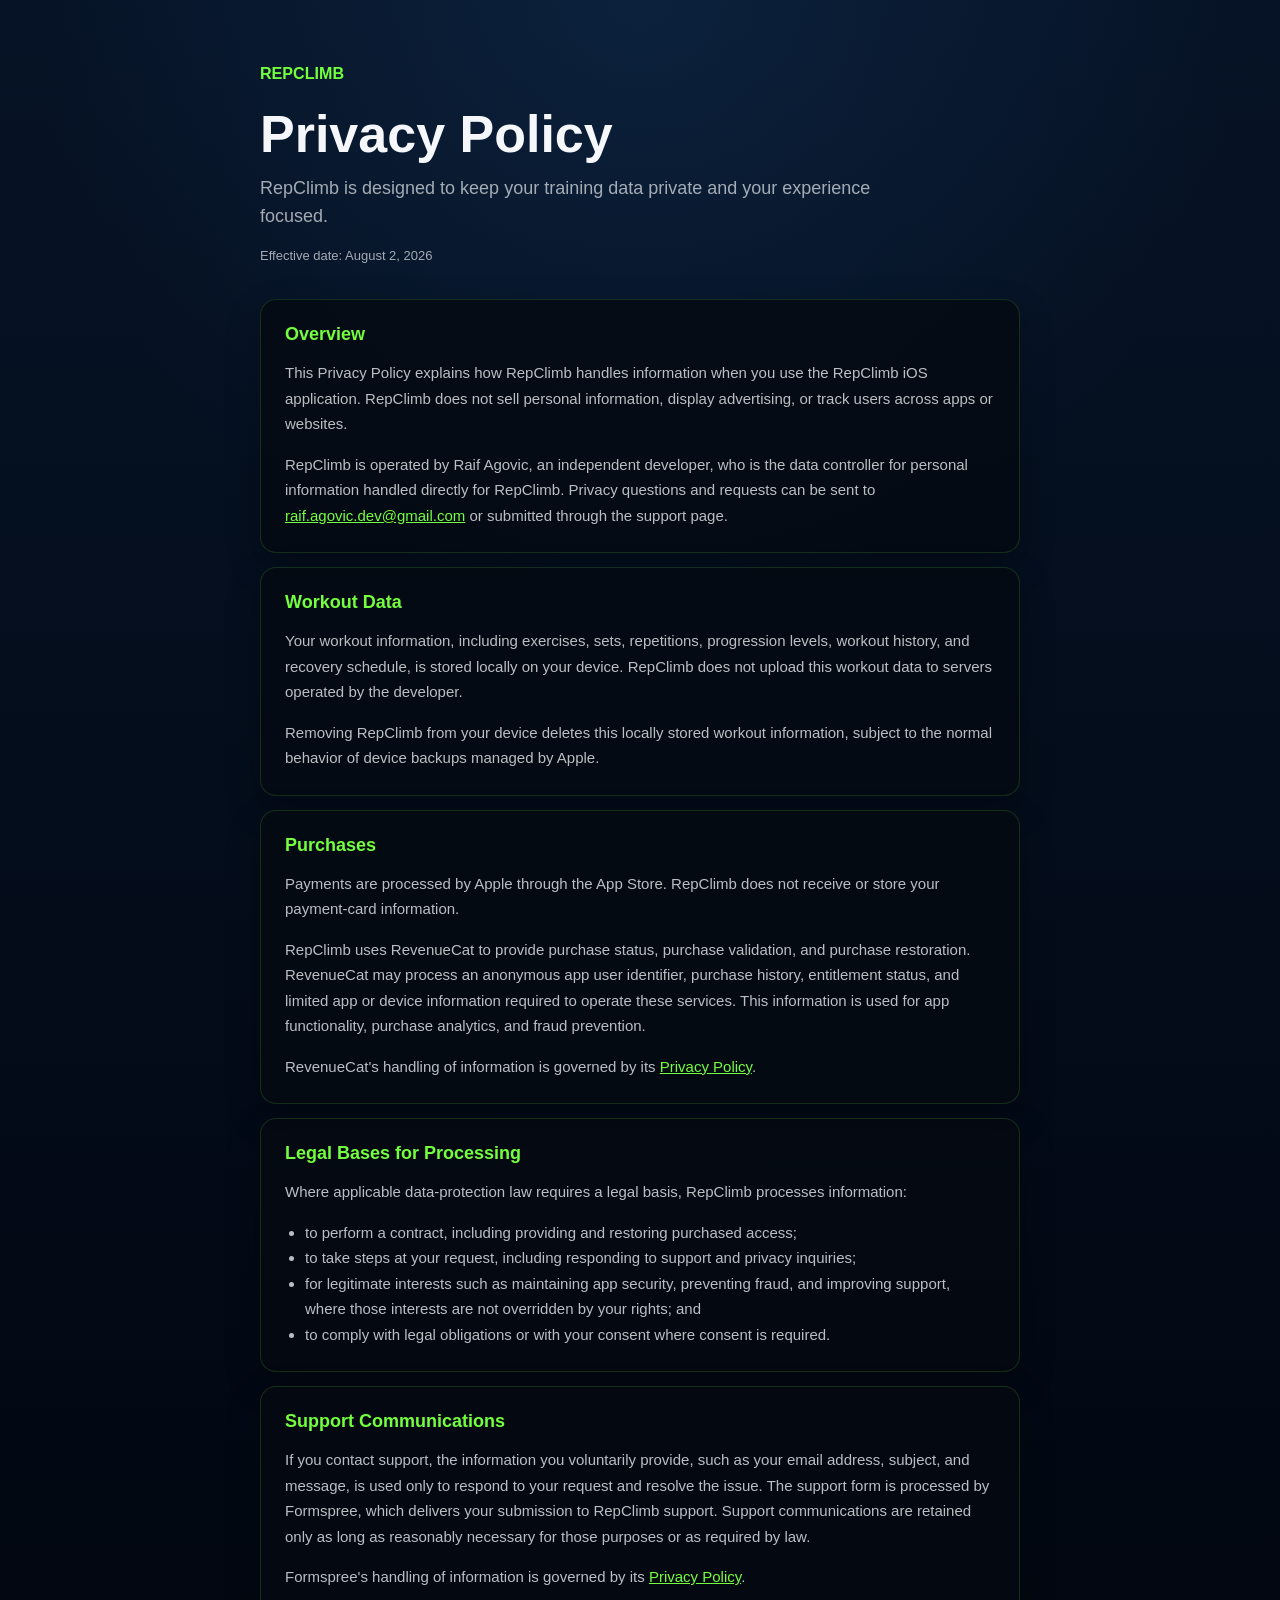
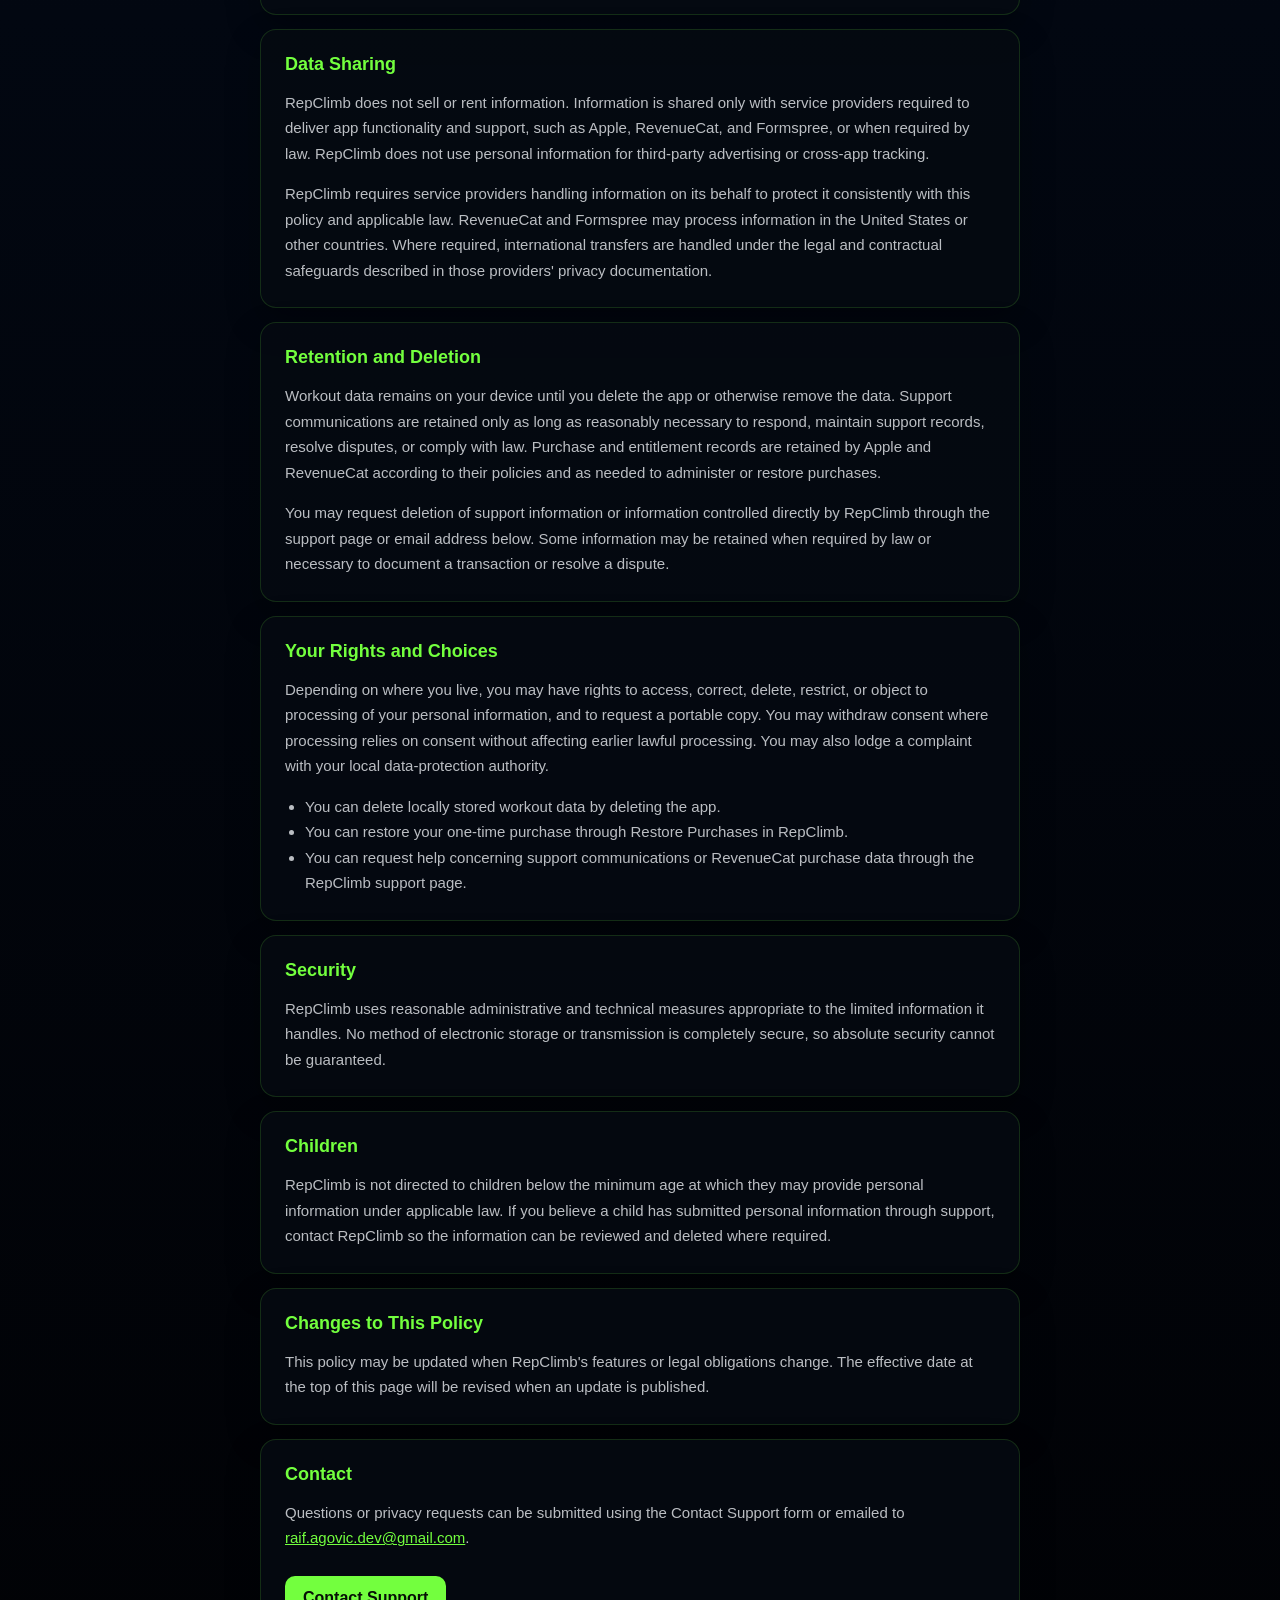
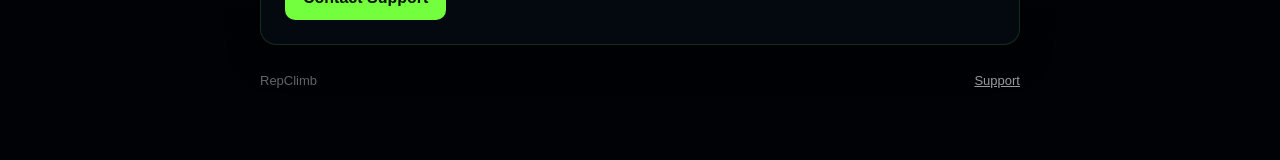
<file: privacy/index.html>
<!doctype html>
<html lang="en">
<head>
    <meta charset="utf-8">
    <meta name="viewport" content="width=device-width, initial-scale=1">
    <meta name="description" content="Privacy Policy for the RepClimb iOS app.">
    <title>Privacy Policy | RepClimb</title>
    <link rel="stylesheet" href="../styles.css">
</head>
<body>
<main>
    <header>
        <div class="brand">RepClimb</div>
        <h1>Privacy Policy</h1>
        <p class="intro">RepClimb is designed to keep your training data private and your experience focused.</p>
        <p class="updated">Effective date: August 2, 2026</p>
    </header>

    <section>
        <h2>Overview</h2>
        <p>This Privacy Policy explains how RepClimb handles information when you use the RepClimb iOS application. RepClimb does not sell personal information, display advertising, or track users across apps or websites.</p>
        <p>RepClimb is operated by Raif Agovic, an independent developer, who is the data controller for personal information handled directly for RepClimb. Privacy questions and requests can be sent to <a href="mailto:raif.agovic.dev@gmail.com">raif.agovic.dev@gmail.com</a> or submitted through the support page.</p>
    </section>

    <section>
        <h2>Workout Data</h2>
        <p>Your workout information, including exercises, sets, repetitions, progression levels, workout history, and recovery schedule, is stored locally on your device. RepClimb does not upload this workout data to servers operated by the developer.</p>
        <p>Removing RepClimb from your device deletes this locally stored workout information, subject to the normal behavior of device backups managed by Apple.</p>
    </section>

    <section>
        <h2>Purchases</h2>
        <p>Payments are processed by Apple through the App Store. RepClimb does not receive or store your payment-card information.</p>
        <p>RepClimb uses RevenueCat to provide purchase status, purchase validation, and purchase restoration. RevenueCat may process an anonymous app user identifier, purchase history, entitlement status, and limited app or device information required to operate these services. This information is used for app functionality, purchase analytics, and fraud prevention.</p>
        <p>RevenueCat's handling of information is governed by its <a href="https://www.revenuecat.com/privacy/" rel="noopener noreferrer">Privacy Policy</a>.</p>
    </section>

    <section>
        <h2>Legal Bases for Processing</h2>
        <p>Where applicable data-protection law requires a legal basis, RepClimb processes information:</p>
        <ul>
            <li>to perform a contract, including providing and restoring purchased access;</li>
            <li>to take steps at your request, including responding to support and privacy inquiries;</li>
            <li>for legitimate interests such as maintaining app security, preventing fraud, and improving support, where those interests are not overridden by your rights; and</li>
            <li>to comply with legal obligations or with your consent where consent is required.</li>
        </ul>
    </section>

    <section>
        <h2>Support Communications</h2>
        <p>If you contact support, the information you voluntarily provide, such as your email address, subject, and message, is used only to respond to your request and resolve the issue. The support form is processed by Formspree, which delivers your submission to RepClimb support. Support communications are retained only as long as reasonably necessary for those purposes or as required by law.</p>
        <p>Formspree's handling of information is governed by its <a href="https://formspree.io/legal/privacy-policy/" rel="noopener noreferrer">Privacy Policy</a>.</p>
    </section>

    <section>
        <h2>Data Sharing</h2>
        <p>RepClimb does not sell or rent information. Information is shared only with service providers required to deliver app functionality and support, such as Apple, RevenueCat, and Formspree, or when required by law. RepClimb does not use personal information for third-party advertising or cross-app tracking.</p>
        <p>RepClimb requires service providers handling information on its behalf to protect it consistently with this policy and applicable law. RevenueCat and Formspree may process information in the United States or other countries. Where required, international transfers are handled under the legal and contractual safeguards described in those providers' privacy documentation.</p>
    </section>

    <section>
        <h2>Retention and Deletion</h2>
        <p>Workout data remains on your device until you delete the app or otherwise remove the data. Support communications are retained only as long as reasonably necessary to respond, maintain support records, resolve disputes, or comply with law. Purchase and entitlement records are retained by Apple and RevenueCat according to their policies and as needed to administer or restore purchases.</p>
        <p>You may request deletion of support information or information controlled directly by RepClimb through the support page or email address below. Some information may be retained when required by law or necessary to document a transaction or resolve a dispute.</p>
    </section>

    <section>
        <h2>Your Rights and Choices</h2>
        <p>Depending on where you live, you may have rights to access, correct, delete, restrict, or object to processing of your personal information, and to request a portable copy. You may withdraw consent where processing relies on consent without affecting earlier lawful processing. You may also lodge a complaint with your local data-protection authority.</p>
        <ul>
            <li>You can delete locally stored workout data by deleting the app.</li>
            <li>You can restore your one-time purchase through Restore Purchases in RepClimb.</li>
            <li>You can request help concerning support communications or RevenueCat purchase data through the RepClimb support page.</li>
        </ul>
    </section>

    <section>
        <h2>Security</h2>
        <p>RepClimb uses reasonable administrative and technical measures appropriate to the limited information it handles. No method of electronic storage or transmission is completely secure, so absolute security cannot be guaranteed.</p>
    </section>

    <section>
        <h2>Children</h2>
        <p>RepClimb is not directed to children below the minimum age at which they may provide personal information under applicable law. If you believe a child has submitted personal information through support, contact RepClimb so the information can be reviewed and deleted where required.</p>
    </section>

    <section>
        <h2>Changes to This Policy</h2>
        <p>This policy may be updated when RepClimb's features or legal obligations change. The effective date at the top of this page will be revised when an update is published.</p>
    </section>

    <section>
        <h2>Contact</h2>
        <p>Questions or privacy requests can be submitted using the Contact Support form or emailed to <a href="mailto:raif.agovic.dev@gmail.com">raif.agovic.dev@gmail.com</a>.</p>
        <a class="button" href="../support/">Contact Support</a>
    </section>

    <footer>
        <span>RepClimb</span>
        <a href="../support/">Support</a>
    </footer>
</main>
</body>
</html>
</file>
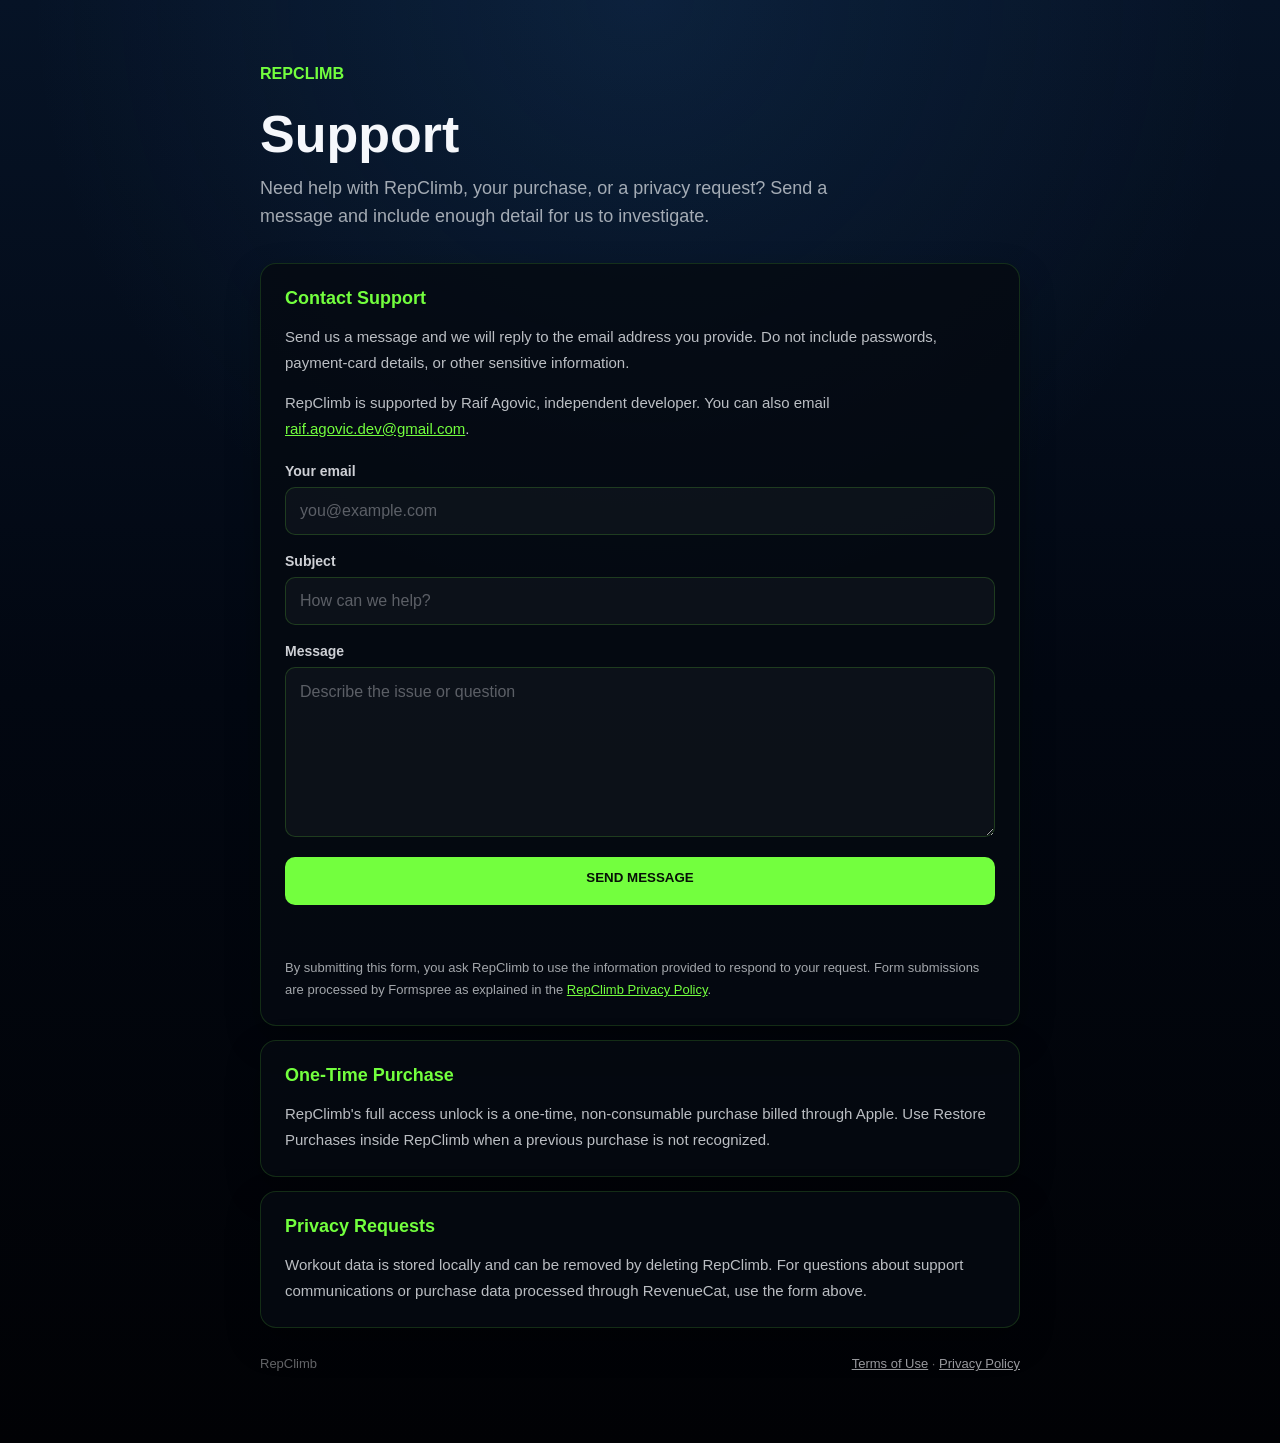
<file: support/index.html>
<!doctype html>
<html lang="en">
<head>
    <meta charset="utf-8">
    <meta name="viewport" content="width=device-width, initial-scale=1">
    <meta name="description" content="Support for the RepClimb iOS app.">
    <title>Support | RepClimb</title>
    <link rel="stylesheet" href="../styles.css">
</head>
<body>
<main>
    <header>
        <div class="brand">RepClimb</div>
        <h1>Support</h1>
        <p class="intro">Need help with RepClimb, your purchase, or a privacy request? Send a message and include enough detail for us to investigate.</p>
    </header>

    <section>
        <h2>Contact Support</h2>
        <p>Send us a message and we will reply to the email address you provide. Do not include passwords, payment-card details, or other sensitive information.</p>
        <p>RepClimb is supported by Raif Agovic, independent developer. You can also email <a href="mailto:raif.agovic.dev@gmail.com">raif.agovic.dev@gmail.com</a>.</p>

        <form id="support-form" class="support-form" action="https://formspree.io/f/mykrlrrq" method="post">
            <div class="form-field">
                <label for="email">Your email</label>
                <input id="email" name="email" type="email" inputmode="email" autocomplete="email" placeholder="you@example.com" required>
            </div>

            <div class="form-field">
                <label for="subject">Subject</label>
                <input id="subject" name="subject" type="text" autocomplete="off" maxlength="120" placeholder="How can we help?" required>
            </div>

            <div class="form-field">
                <label for="message">Message</label>
                <textarea id="message" name="message" rows="6" maxlength="3000" placeholder="Describe the issue or question" required></textarea>
            </div>

            <input class="form-trap" type="text" name="_gotcha" tabindex="-1" autocomplete="off" aria-hidden="true">
            <input type="hidden" name="app" value="RepClimb iOS">

            <button class="button form-submit" type="submit">Send Message</button>
            <p id="form-status" class="form-status" role="status" aria-live="polite"></p>
        </form>

        <p class="updated">By submitting this form, you ask RepClimb to use the information provided to respond to your request. Form submissions are processed by Formspree as explained in the <a href="../privacy/">RepClimb Privacy Policy</a>.</p>
    </section>

    <section>
        <h2>One-Time Purchase</h2>
        <p>RepClimb's full access unlock is a one-time, non-consumable purchase billed through Apple. Use Restore Purchases inside RepClimb when a previous purchase is not recognized.</p>
    </section>

    <section>
        <h2>Privacy Requests</h2>
        <p>Workout data is stored locally and can be removed by deleting RepClimb. For questions about support communications or purchase data processed through RevenueCat, use the form above.</p>
    </section>

    <footer>
        <span>RepClimb</span>
        <span><a href="https://www.apple.com/legal/internet-services/itunes/dev/stdeula/">Terms of Use</a> &middot; <a href="../privacy/">Privacy Policy</a></span>
    </footer>
</main>
<script>
    const supportForm = document.querySelector("#support-form");
    const formStatus = document.querySelector("#form-status");
    const submitButton = supportForm.querySelector("button[type='submit']");

    supportForm.addEventListener("submit", async (event) => {
        event.preventDefault();
        formStatus.className = "form-status";
        formStatus.textContent = "";
        submitButton.disabled = true;
        submitButton.textContent = "Sending...";

        try {
            const response = await fetch(supportForm.action, {
                method: supportForm.method,
                body: new FormData(supportForm),
                headers: { "Accept": "application/json" }
            });

            if (!response.ok) {
                throw new Error("Submission failed");
            }

            supportForm.reset();
            formStatus.classList.add("success");
            formStatus.textContent = "Message sent. We will get back to you soon.";
        } catch (error) {
            formStatus.classList.add("error");
            formStatus.textContent = "Your message could not be sent. Please try again.";
        } finally {
            submitButton.disabled = false;
            submitButton.textContent = "Send Message";
        }
    });
</script>
</body>
</html>
</file>
<file: styles.css>
:root {
    color-scheme: dark;
    font-family: -apple-system, BlinkMacSystemFont, "SF Pro Text", "Segoe UI", sans-serif;
    background: #020711;
    color: #f5f7fb;
}

* {
    box-sizing: border-box;
}

body {
    margin: 0;
    min-height: 100vh;
    background:
        radial-gradient(circle at 50% 0%, rgba(36, 91, 150, 0.20), transparent 38rem),
        linear-gradient(180deg, #061326 0%, #020711 48%, #010205 100%);
}

main {
    width: min(760px, calc(100% - 40px));
    margin: 0 auto;
    padding: 64px 0 72px;
}

header {
    margin-bottom: 32px;
}

.brand {
    display: inline-flex;
    align-items: center;
    gap: 10px;
    margin-bottom: 24px;
    color: #73ff3e;
    font-size: 16.1px;
    font-weight: 800;
    text-transform: uppercase;
}

h1 {
    margin: 0 0 12px;
    font-size: clamp(34px, 7vw, 52px);
    line-height: 1.05;
}

.intro,
.updated {
    color: rgba(245, 247, 251, 0.66);
}

.intro {
    max-width: 640px;
    margin: 0;
    font-size: 18px;
    line-height: 1.6;
}

.updated {
    margin-top: 14px;
    font-size: 13px;
}

section {
    margin-top: 14px;
    padding: 24px;
    border: 1px solid rgba(115, 255, 62, 0.15);
    border-radius: 16px;
    background: rgba(5, 10, 18, 0.82);
    box-shadow: 0 14px 34px rgba(0, 0, 0, 0.28);
}

h2 {
    margin: 0 0 12px;
    color: #73ff3e;
    font-size: 18px;
}

p,
li {
    color: rgba(245, 247, 251, 0.76);
    font-size: 15px;
    line-height: 1.7;
}

p:last-child {
    margin-bottom: 0;
}

ul {
    margin: 0;
    padding-left: 20px;
}

a {
    color: #73ff3e;
}

.button {
    display: inline-flex;
    justify-content: center;
    margin-top: 10px;
    padding: 13px 18px;
    border-radius: 10px;
    background: #73ff3e;
    color: #061006;
    font-weight: 800;
    text-decoration: none;
}

.support-form {
    display: grid;
    gap: 18px;
    margin-top: 22px;
}

.form-field {
    display: grid;
    gap: 8px;
}

.form-field label {
    color: rgba(245, 247, 251, 0.84);
    font-size: 14px;
    font-weight: 700;
}

.form-field input,
.form-field textarea {
    width: 100%;
    border: 1px solid rgba(115, 255, 62, 0.18);
    border-radius: 10px;
    outline: none;
    background: rgba(255, 255, 255, 0.035);
    color: #f5f7fb;
    font: inherit;
    font-size: 16px;
    line-height: 1.5;
    transition: border-color 160ms ease, box-shadow 160ms ease, background 160ms ease;
}

.form-field input {
    height: 48px;
    padding: 0 14px;
}

.form-field textarea {
    min-height: 144px;
    padding: 12px 14px;
    resize: vertical;
}

.form-field input::placeholder,
.form-field textarea::placeholder {
    color: rgba(245, 247, 251, 0.34);
}

.form-field input:focus,
.form-field textarea:focus {
    border-color: rgba(115, 255, 62, 0.72);
    background: rgba(115, 255, 62, 0.045);
    box-shadow: 0 0 0 3px rgba(115, 255, 62, 0.10);
}

.form-trap {
    position: absolute;
    left: -10000px;
    width: 1px;
    height: 1px;
    opacity: 0;
}

.form-submit {
    min-height: 48px;
    margin-top: 2px;
    border: 0;
    cursor: pointer;
    text-transform: uppercase;
}

.form-submit:disabled {
    cursor: wait;
    opacity: 0.55;
}

.form-status {
    min-height: 24px;
    margin: -4px 0 0;
    font-size: 14px;
    font-weight: 650;
}

.form-status.success {
    color: #73ff3e;
}

.form-status.error {
    color: #ff5574;
}

footer {
    display: flex;
    justify-content: space-between;
    gap: 16px;
    margin-top: 28px;
    color: rgba(245, 247, 251, 0.40);
    font-size: 13px;
}

footer a {
    color: rgba(245, 247, 251, 0.62);
}

@media (max-width: 560px) {
    main {
        width: min(100% - 28px, 760px);
        padding-top: 38px;
    }

    section {
        padding: 20px;
    }

    footer {
        flex-direction: column;
    }
}
</file>
